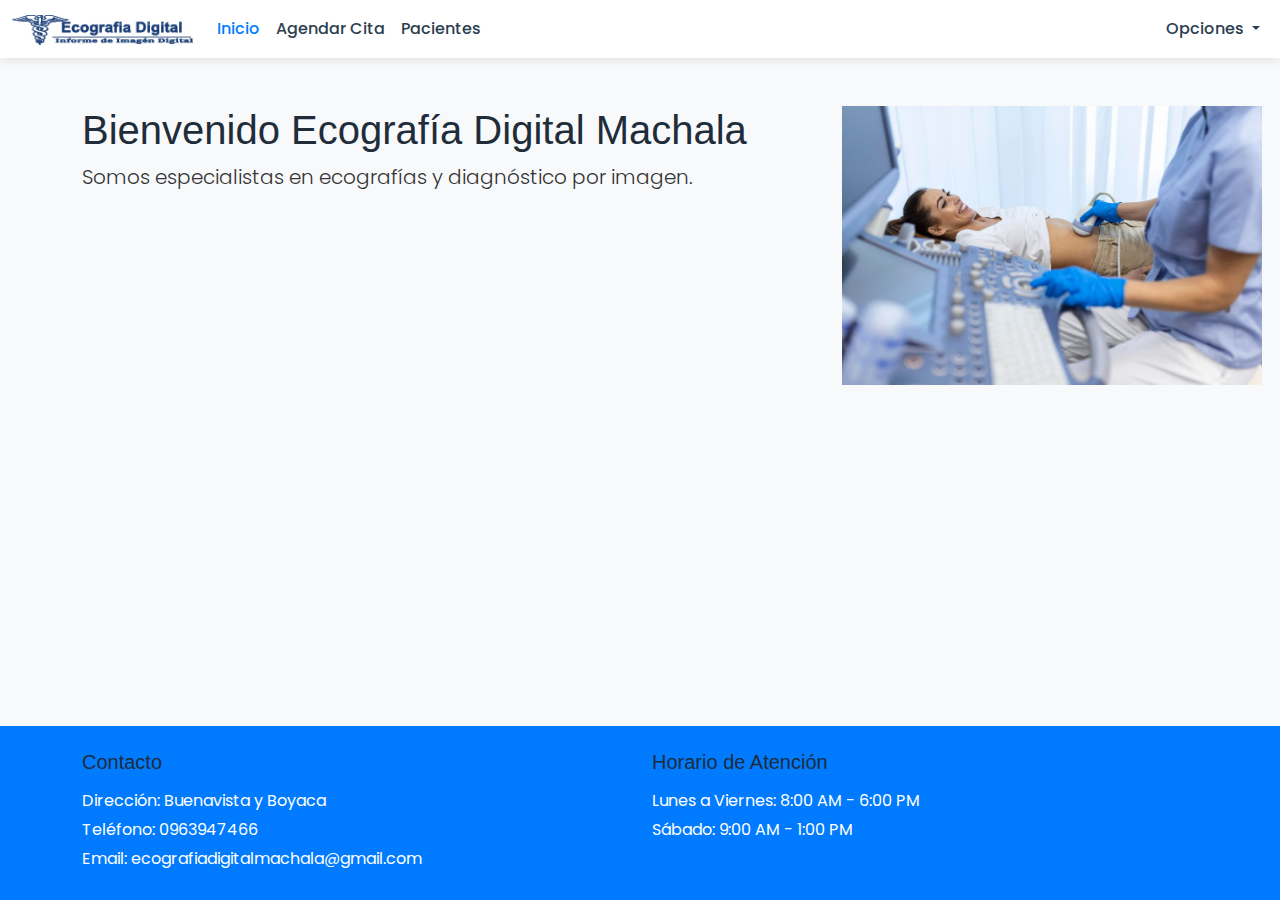
<file: index.html>
<!DOCTYPE html>
<html lang="es">
<head>
    <meta charset="UTF-8">
    <meta name="viewport" content="width=device-width, initial-scale=1.0">
    <title>Clínica de Ecografías</title>
   <!-- Bootstrap CSS -->
   <link href="https://cdn.jsdelivr.net/npm/bootstrap@5.3.0/dist/css/bootstrap.min.css" rel="stylesheet">
   <!-- CSS Personalizado -->
   <link rel="stylesheet" href="stilo.css">
   <link href="https://fonts.googleapis.com/css2?family=Poppins:wght@400;500;600;700&display=swap" rel="stylesheet">
</head>
<body>

    <!-- Navbar -->
    <nav class="navbar navbar-expand-lg navbar-dark bg-primary">
        <div class="container-fluid">
            <a class="navbar-brand" href="#">
                <img src="./img/logo.jpg" alt="Logo Ecografía Digital Machala" style="max-height: 30px;">
            </a>
            
            <button class="navbar-toggler" type="button" data-bs-toggle="collapse" data-bs-target="#navbarNav" aria-controls="navbarNav" aria-expanded="false" aria-label="Toggle navigation">
                <span class="navbar-toggler-icon"></span>
            </button>
            <div class="collapse navbar-collapse" id="navbarNav">
                <ul class="navbar-nav">
                    <li class="nav-item">
                        <a class="nav-link active" aria-current="page" href="index.html">Inicio</a>
                    </li>
                    <li class="nav-item">
                        <a class="nav-link" href="citas.html">Agendar Cita</a>
                    </li>
                    <li class="nav-item">
                        <a class="nav-link" href="pacientes.html">Pacientes</a>
                    </li>
                   
                </ul>
                 <!-- Menú desplegable de Configuración y Salir -->
            <ul class="navbar-nav ms-auto">
                <li class="nav-item dropdown">
                    <a class="nav-link dropdown-toggle" href="#" id="navbarDropdown" role="button" data-bs-toggle="dropdown" aria-expanded="false">
                  <!-- Ícono de Configuración -->Opciones
                    </a>
                    <ul class="dropdown-menu dropdown-menu-end" aria-labelledby="navbarDropdown">
                        <li><a class="dropdown-item" href="#"><i class="fas fa-cog"></i> Configuración</a></li>
                        <li><hr class="dropdown-divider"></li>
                        <li><a class="dropdown-item" href="login.html" id="btn-salir"><i class="fas fa-sign-out-alt"></i> Salir</a></li>
                    </ul>
            </div>
        </div>
    </nav>

    <!-- Main Content -->
    <div class="container mt-5">
        <div class="row">
            <div class="col-md-8">
                <h1>Bienvenido Ecografía Digital Machala</h1>
                <p class="lead">Somos especialistas en ecografías y diagnóstico por imagen.</p>
              
            </div>
            <div class="col-md-4">
                <img src="./img/about.jpg" alt="Ecografía" width="420"  >
            </div>
        </div>
    </div>

    <!-- Footer -->
    <footer class="text-white mt-auto">
        <div class="container py-4">
            <div class="row">
                <div class="col-md-6">
                    <h5>Contacto</h5>
                    <p>Dirección: Buenavista y Boyaca</p>
                    <p>Teléfono: 0963947466</p>
                    <p>Email: ecografiadigitalmachala@gmail.com</p>
                </div>
                <div class="col-md-6">
                    <h5>Horario de Atención</h5>
                    <p>Lunes a Viernes: 8:00 AM - 6:00 PM</p>
                    <p>Sábado: 9:00 AM - 1:00 PM</p>
                </div>
            </div>
        </div>
    </footer>

    <!-- Bootstrap JS -->
    <script src="https://cdn.jsdelivr.net/npm/bootstrap@5.3.0/dist/js/bootstrap.bundle.min.js"></script>
</body>
</html>
</file>
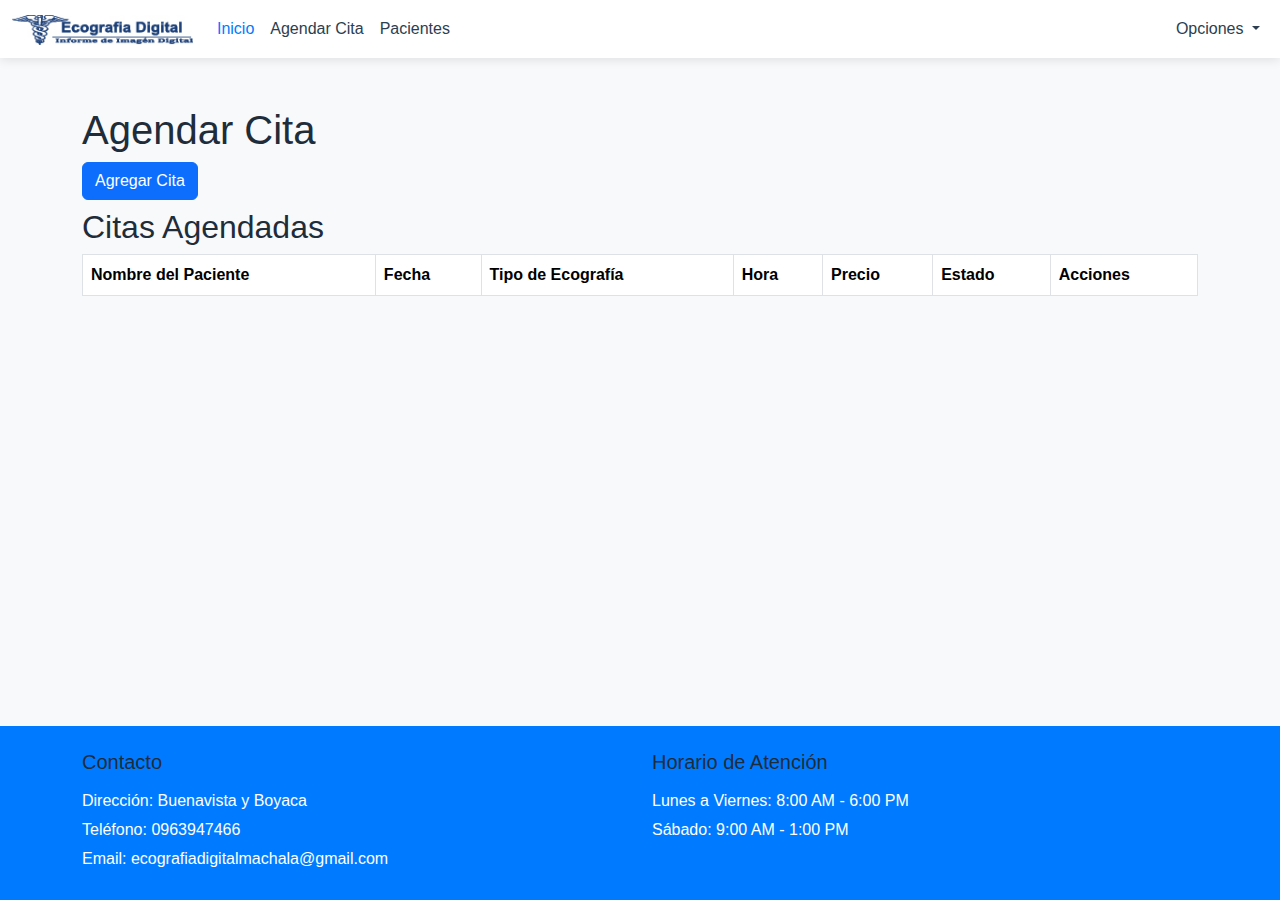
<file: citas.html>
<!DOCTYPE html>
<html lang="es">
<head>
    <meta charset="UTF-8">
    <meta name="viewport" content="width=device-width, initial-scale=1.0">
    <title>Agendar Cita - Clínica de Ecografías</title>
     <!-- Bootstrap CSS -->
     <link href="https://cdn.jsdelivr.net/npm/bootstrap@5.3.0/dist/css/bootstrap.min.css" rel="stylesheet">
     <!-- CSS Personalizado -->
     <link rel="stylesheet" href="stilo.css">
</head>
<body>

 <!-- Navbar -->
 <nav class="navbar navbar-expand-lg navbar-dark bg-primary">
    <div class="container-fluid">
        <a class="navbar-brand" href="#">
            <img src="./img/logo.jpg" alt="Logo Ecografía Digital Machala" style="max-height: 30px;">
        </a>
        
        <button class="navbar-toggler" type="button" data-bs-toggle="collapse" data-bs-target="#navbarNav" aria-controls="navbarNav" aria-expanded="false" aria-label="Toggle navigation">
            <span class="navbar-toggler-icon"></span>
        </button>
        <div class="collapse navbar-collapse" id="navbarNav">
            <ul class="navbar-nav">
                <li class="nav-item">
                    <a class="nav-link active" aria-current="page" href="index.html">Inicio</a>
                </li>
                <li class="nav-item">
                    <a class="nav-link" href="citas.html">Agendar Cita</a>
                </li>
                <li class="nav-item">
                    <a class="nav-link" href="pacientes.html">Pacientes</a>
                </li>
               
            </ul>
             <!-- Menú desplegable de Configuración y Salir -->
        <ul class="navbar-nav ms-auto">
            <li class="nav-item dropdown">
                <a class="nav-link dropdown-toggle" href="#" id="navbarDropdown" role="button" data-bs-toggle="dropdown" aria-expanded="false">
              <!-- Ícono de Configuración -->Opciones
                </a>
                <ul class="dropdown-menu dropdown-menu-end" aria-labelledby="navbarDropdown">
                    <li><a class="dropdown-item" href="#"><i class="fas fa-cog"></i> Configuración</a></li>
                    <li><hr class="dropdown-divider"></li>
                    <li><a class="dropdown-item" href="login.html" id="btn-salir"><i class="fas fa-sign-out-alt"></i> Salir</a></li>
                </ul>
        </div>
    </div>
</nav>
    <!-- Main Content -->
    <div class="container mt-5">
        <h1 class>Agendar Cita</h1>
        <button type="button" class="btn btn-primary" data-bs-toggle="modal" data-bs-target="#modalAgendarCita">
            Agregar Cita
        </button>
        <!-- Tabla de Citas Agendadas -->
        <h2 class="mt-2">Citas Agendadas</h2>
        <table class="table table-bordered">
            <thead>
                <tr>
                    <th>Nombre del Paciente</th>
                    <th>Fecha</th>
                    <th>Tipo de Ecografía</th>
                    <th>Hora</th>
                    <th>Precio</th>
                    <th>Estado</th>
                    <th>Acciones</th>
                </tr>
            </thead>
            <tbody id="tabla-citas">
                <!-- Las citas se agregarán dinámicamente aquí -->
            </tbody>
        </table>
    </div>

    <!-- Modal para Agregar/Editar Cita -->
    <div class="modal fade" id="modalAgendarCita" tabindex="-1" aria-labelledby="modalAgendarCitaLabel" aria-hidden="true">
        <div class="modal-dialog">
            <div class="modal-content">
                <div class="modal-header">
                    <h5 class="modal-title" id="modalAgendarCitaLabel">Agendar Cita</h5>
                    <button type="button" class="btn-close" data-bs-dismiss="modal" aria-label="Close"></button>
                </div>
                <div class="modal-body">
                    <form id="form-cita">
                        <div class="mb-3">
                            <label for="nombre-paciente" class="form-label">Nombre del Paciente</label>
                            <input type="text" class="form-control" id="nombre-paciente" required>
                        </div>
                        <div class="mb-3">
                            <label for="fecha-cita" class="form-label">Fecha de la Cita</label>
                            <input type="date" class="form-control" id="fecha-cita" required>
                        </div>
                        <div class="mb-3">
                            <label for="tipo-ecografia" class="form-label">Tipo de Ecografía</label>
                            <select class="form-select" id="tipo-ecografia" required>
                                <option value="">Seleccione un tipo</option>
                                <option value="ecografia-abdominal">Ecografía Abdominal</option>
                                <option value="ecografia-obstetrica">Ecografía Obstétrica</option>
                                <option value="ecografia-mamaria">Ecografía Mamaria</option>
                                <option value="ecografia-tiroidea">Ecografía Tiroidea</option>
                            </select>
                        </div>
                        <div class="mb-3">
                            <label for="hora-cita" class="form-label">Hora de la Cita</label>
                            <input type="time" class="form-control" id="hora-cita" required>
                        </div>
                        <div class="mb-3">
                            <label for="precio" class="form-label">Precio</label>
                            <input type="number" class="form-control" id="precio" step="0.01" required>
                        </div>
                        <div class="mb-3">
                            <label for="estado-paciente" class="form-label">Estado del Paciente</label>
                            <select class="form-select" id="estado-paciente" required>
                                <option value="">Seleccione un estado</option>
                                <option value="pendiente">Pendiente</option>
                                <option value="atendido">Atendido</option>
                            </select>
                        </div>
                    </form>
                </div>
                <div class="modal-footer">
                    <button type="button" class="btn btn-secondary" data-bs-dismiss="modal">Cerrar</button>
                    <button type="button" class="btn btn-primary" id="btn-guardar-cita">Guardar Cita</button>
                </div>
            </div>
        </div>
    </div>
 <!-- Footer -->
 <footer class="text-white mt-auto">
    <div class="container py-4">
        <div class="row">
            <div class="col-md-6">
                <h5>Contacto</h5>
                <p>Dirección: Buenavista y Boyaca</p>
                <p>Teléfono: 0963947466</p>
                <p>Email: ecografiadigitalmachala@gmail.com</p>
            </div>
            <div class="col-md-6">
                <h5>Horario de Atención</h5>
                <p>Lunes a Viernes: 8:00 AM - 6:00 PM</p>
                <p>Sábado: 9:00 AM - 1:00 PM</p>
            </div>
        </div>
    </div>
</footer>

    <!-- Bootstrap JS -->
    <script src="https://cdn.jsdelivr.net/npm/bootstrap@5.3.0/dist/js/bootstrap.bundle.min.js"></script>
    <!-- Script para manejar la lógica de agendar citas -->
    <script src="programa.js"></script>
      
    </script>
</body>
</html>
</file>
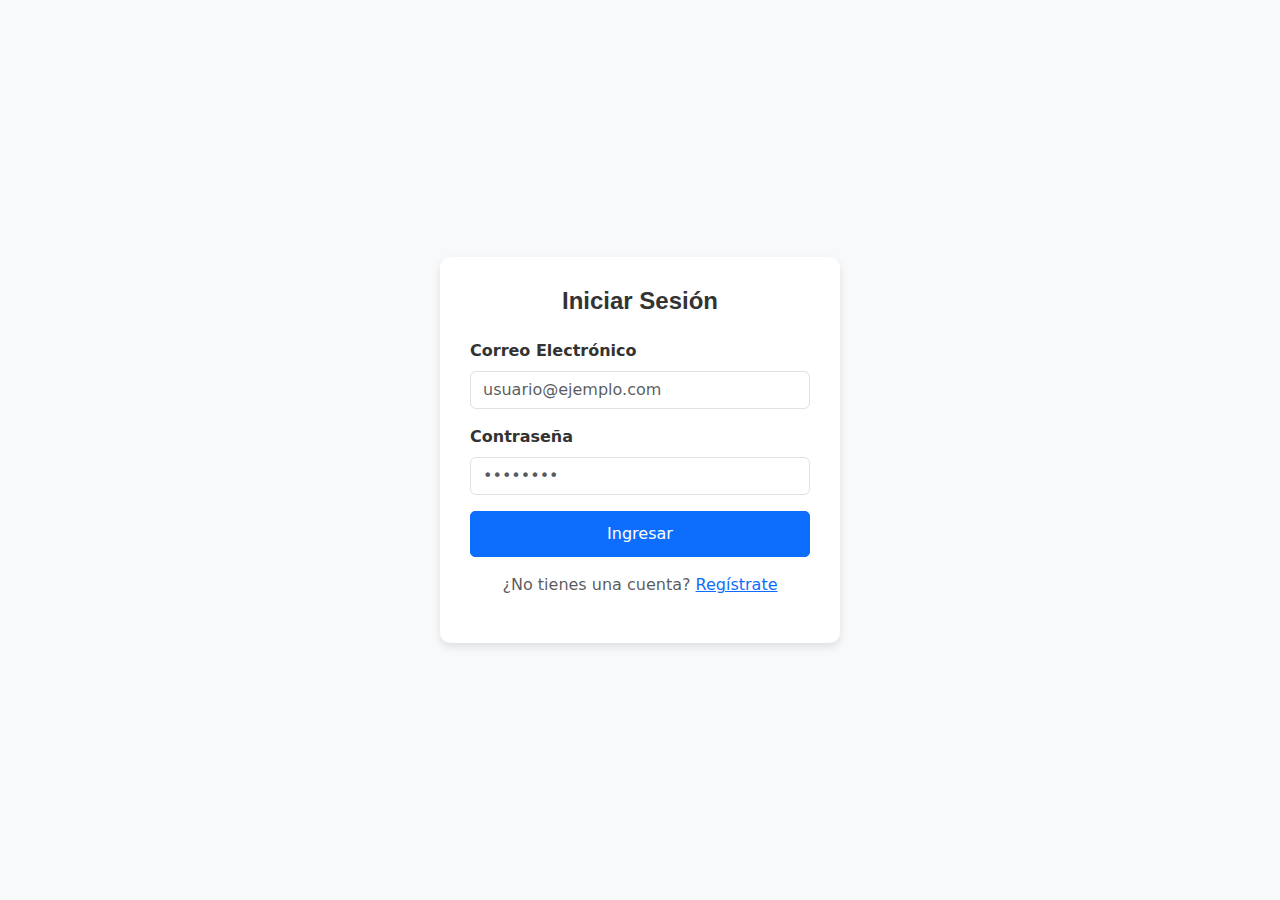
<file: Login.html>
<!DOCTYPE html>
<html lang="es">
<head>
    <meta charset="UTF-8">
    <meta name="viewport" content="width=device-width, initial-scale=1.0">
    <title>Login</title>
    <!-- Referencia al archivo CSS externo -->
    <link rel="stylesheet" href="stilo.css">
    <!-- Fuente de Google -->
     <!-- Bootstrap CSS -->
<link href="https://cdn.jsdelivr.net/npm/bootstrap@5.3.2/dist/css/bootstrap.min.css" rel="stylesheet">

    <link href="https://fonts.googleapis.com/css2?family=Poppins:wght@400;500&display=swap" rel="stylesheet">
</head>
<body>
    <div class="login-wrapper">
        <div class="login-container">
            <h1 class="text-center mb-4">Iniciar Sesión</h1>
            <form>
                <div class="mb-3">
                    <label for="email" class="form-label">Correo Electrónico</label>
                    <input type="email" id="email" class="form-control" placeholder="usuario@ejemplo.com" required>
                </div>
                <div class="mb-3">
                    <label for="password" class="form-label">Contraseña</label>
                    <input type="password" id="password" class="form-control" placeholder="••••••••" required>
                </div>
                <button type="button" class="btn btn-primary w-100" onclick="location.href='index.html';">Ingresar</button>

                <p class="text-center mt-3 text-muted">
                    ¿No tienes una cuenta? <a href="#">Regístrate</a>
                </p>
            </form>
        </div>
    </div>
</body>
</html>
</file>
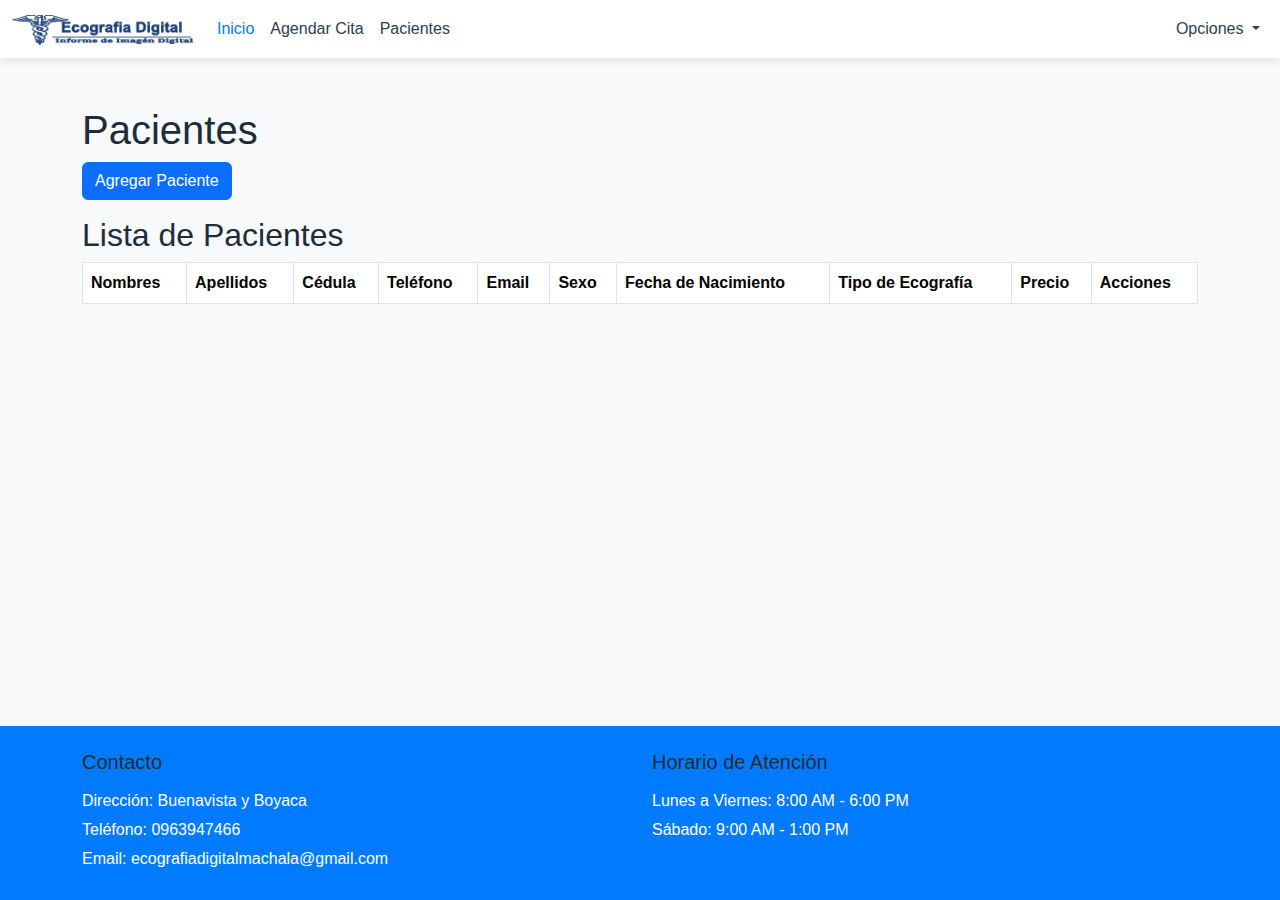
<file: pacientes.html>
<!DOCTYPE html>
<html lang="es">
<head>
    <meta charset="UTF-8">
    <meta name="viewport" content="width=device-width, initial-scale=1.0">
    <title>Pacientes - Clínica de Ecografías</title>
     <!-- Bootstrap CSS -->
     <link href="https://cdn.jsdelivr.net/npm/bootstrap@5.3.0/dist/css/bootstrap.min.css" rel="stylesheet">
     <!-- CSS Personalizado -->
     <link rel="stylesheet" href="stilo.css">
</head>
<body>

  <!-- Navbar -->
  <nav class="navbar navbar-expand-lg navbar-dark bg-primary">
    <div class="container-fluid">
        <a class="navbar-brand" href="#">
            <img src="./img/logo.jpg" alt="Logo Ecografía Digital Machala" style="max-height: 30px;">
        </a>
        
        <button class="navbar-toggler" type="button" data-bs-toggle="collapse" data-bs-target="#navbarNav" aria-controls="navbarNav" aria-expanded="false" aria-label="Toggle navigation">
            <span class="navbar-toggler-icon"></span>
        </button>
        <div class="collapse navbar-collapse" id="navbarNav">
            <ul class="navbar-nav">
                <li class="nav-item">
                    <a class="nav-link active" aria-current="page" href="index.html">Inicio</a>
                </li>
                <li class="nav-item">
                    <a class="nav-link" href="citas.html">Agendar Cita</a>
                </li>
                <li class="nav-item">
                    <a class="nav-link" href="pacientes.html">Pacientes</a>
                </li>
               
            </ul>
             <!-- Menú desplegable de Configuración y Salir -->
        <ul class="navbar-nav ms-auto">
            <li class="nav-item dropdown">
                <a class="nav-link dropdown-toggle" href="#" id="navbarDropdown" role="button" data-bs-toggle="dropdown" aria-expanded="false">
              <!-- Ícono de Configuración -->Opciones
                </a>
                <ul class="dropdown-menu dropdown-menu-end" aria-labelledby="navbarDropdown">
                    <li><a class="dropdown-item" href="#"><i class="fas fa-cog"></i> Configuración</a></li>
                    <li><hr class="dropdown-divider"></li>
                    <li><a class="dropdown-item" href="login.html" id="btn-salir"><i class="fas fa-sign-out-alt"></i> Salir</a></li>
                </ul>
        </div>
    </div>
</nav>

    <!-- Main Content -->
    <div class="container mt-5">
        <h1 class="mb-2">Pacientes</h1>
        <button type="button" class="btn btn-primary mb-3" data-bs-toggle="modal" data-bs-target="#modalPaciente">
            Agregar Paciente
        </button>

        <!-- Tabla de Pacientes -->
        <h2 class="">Lista de Pacientes</h2>
        <table class="table table-bordered">
            <thead>
                <tr>
                    <th>Nombres</th>
                    <th>Apellidos</th>
                    <th>Cédula</th>
                    <th>Teléfono</th>
                    <th>Email</th>
                    <th>Sexo</th>
                    <th>Fecha de Nacimiento</th>
                    <th>Tipo de Ecografía</th>
                    <th>Precio</th>
                    <th>Acciones</th>
                </tr>
            </thead>
            <tbody id="tabla-pacientes">
                <!-- Los pacientes se agregarán dinámicamente aquí -->
            </tbody>
        </table>
    </div>

    <!-- Modal para Agregar/Editar Paciente -->
    <div class="modal fade" id="modalPaciente" tabindex="-1" aria-labelledby="modalPacienteLabel" aria-hidden="true">
        <div class="modal-dialog">
            <div class="modal-content">
                <div class="modal-header">
                    <h5 class="modal-title" id="modalPacienteLabel">Agregar Paciente</h5>
                    <button type="button" class="btn-close" data-bs-dismiss="modal" aria-label="Close"></button>
                </div>
                <div class="modal-body">
                    <form id="form-paciente">
                        <div class="mb-3">
                            <label for="nombres" class="form-label">Nombres</label>
                            <input type="text" class="form-control" id="nombres" required>
                        </div>
                        <div class="mb-3">
                            <label for="apellidos" class="form-label">Apellidos</label>
                            <input type="text" class="form-control" id="apellidos" required>
                        </div>
                        <div class="mb-3">
                            <label for="cedula" class="form-label">Cédula</label>
                            <input type="text" class="form-control" id="cedula" required>
                            <small class="text-danger" id="cedula-error" style="display: none;">Cédula inválida</small>
                        </div>
                        <div class="mb-3">
                            <label for="telefono" class="form-label">Teléfono</label>
                            <input type="tel" class="form-control" id="telefono" required>
                        </div>
                        <div class="mb-3">
                            <label for="email" class="form-label">Email</label>
                            <input type="email" class="form-control" id="email" required>
                        </div>
                        <div class="mb-3">
                            <label for="sexo" class="form-label">Sexo</label>
                            <select class="form-select" id="sexo" required>
                                <option value="">Seleccione</option>
                                <option value="masculino">Masculino</option>
                                <option value="femenino">Femenino</option>
                                <option value="otro">Otro</option>
                            </select>
                        </div>
                        <div class="mb-3">
                            <label for="fecha-nacimiento" class="form-label">Fecha de Nacimiento</label>
                            <input type="date" class="form-control" id="fecha-nacimiento" required>
                        </div>
                        <div class="mb-3">
                            <label for="tipo-ecografia" class="form-label">Tipo de Ecografía</label>
                            <select class="form-select" id="tipo-ecografia" required>
                                <option value="">Seleccione un tipo</option>
                                <option value="ecografia-abdominal">Ecografía Abdominal</option>
                                <option value="ecografia-obstetrica">Ecografía Obstétrica</option>
                                <option value="ecografia-mamaria">Ecografía Mamaria</option>
                                <option value="ecografia-tiroidea">Ecografía Tiroidea</option>
                            </select>
                        </div>
                        <div class="mb-3">
                            <label for="precio" class="form-label">Precio</label>
                            <input type="number" class="form-control" id="precio" step="0.01" required>
                        </div>
                    </form>
                </div>
                <div class="modal-footer">
                    <button type="button" class="btn btn-secondary" data-bs-dismiss="modal">Cerrar</button>
                    <button type="button" class="btn btn-primary" id="btn-guardar-paciente">Guardar Paciente</button>
                </div>
            </div>
        </div>
    </div>

  <!-- Footer -->
  <footer class="text-white mt-auto">
    <div class="container py-4">
        <div class="row">
            <div class="col-md-6">
                <h5>Contacto</h5>
                <p>Dirección: Buenavista y Boyaca</p>
                <p>Teléfono: 0963947466</p>
                <p>Email: ecografiadigitalmachala@gmail.com</p>
            </div>
            <div class="col-md-6">
                <h5>Horario de Atención</h5>
                <p>Lunes a Viernes: 8:00 AM - 6:00 PM</p>
                <p>Sábado: 9:00 AM - 1:00 PM</p>
            </div>
        </div>
    </div>
</footer>
    <!-- Bootstrap JS -->
    <script src="https://cdn.jsdelivr.net/npm/bootstrap@5.3.0/dist/js/bootstrap.bundle.min.js"></script>
    <!-- Script para manejar la lógica de pacientes -->
    <script>
        // Array para almacenar los pacientes
        let pacientes = [];
        let pacienteEditando = null; // Variable para almacenar el paciente que se está editando

        // Función para validar la cédula ecuatoriana
        function validarCedula(cedula) {
            if (cedula.length !== 10 || isNaN(cedula)) {
                return false;
            }
            const coeficientes = [2, 1, 2, 1, 2, 1, 2, 1, 2];
            let suma = 0;
            for (let i = 0; i < 9; i++) {
                let valor = parseInt(cedula[i]) * coeficientes[i];
                if (valor >= 10) {
                    valor = valor - 9;
                }
                suma += valor;
            }
            const digitoVerificador = parseInt(cedula[9]);
            const resultado = (suma % 10 === 0) ? 0 : 10 - (suma % 10);
            return resultado === digitoVerificador;
        }

        // Función para abrir el modal y limpiar el formulario
        function abrirModalPaciente(editar = false, paciente = null) {
            if (editar && paciente) {
                // Llenar el formulario con los datos del paciente seleccionado
                document.getElementById('nombres').value = paciente.nombres;
                document.getElementById('apellidos').value = paciente.apellidos;
                document.getElementById('cedula').value = paciente.cedula;
                document.getElementById('telefono').value = paciente.telefono;
                document.getElementById('email').value = paciente.email;
                document.getElementById('sexo').value = paciente.sexo;
                document.getElementById('fecha-nacimiento').value = paciente.fechaNacimiento;
                document.getElementById('tipo-ecografia').value = paciente.tipoEcografia;
                document.getElementById('precio').value = paciente.precio;
                pacienteEditando = paciente; // Guardar el paciente que se está editando
            } else {
                // Limpiar el formulario
                document.getElementById('form-paciente').reset();
                pacienteEditando = null; // Reiniciar la variable de edición
            }

            // Abrir el modal
            const modal = new bootstrap.Modal(document.getElementById('modalPaciente'));
            modal.show();
        }

        // Función para guardar o actualizar un paciente
        document.getElementById('btn-guardar-paciente').addEventListener('click', function () {
            // Obtener los valores del formulario
            const nombres = document.getElementById('nombres').value;
            const apellidos = document.getElementById('apellidos').value;
            const cedula = document.getElementById('cedula').value;
            const telefono = document.getElementById('telefono').value;
            const email = document.getElementById('email').value;
            const sexo = document.getElementById('sexo').value;
            const fechaNacimiento = document.getElementById('fecha-nacimiento').value;
            const tipoEcografia = document.getElementById('tipo-ecografia').value;
            const precio = document.getElementById('precio').value;

            // Validar la cédula
            if (!validarCedula(cedula)) {
                document.getElementById('cedula-error').style.display = 'block';
                return;
            } else {
                document.getElementById('cedula-error').style.display = 'none';
            }

            // Crear un objeto con los datos del paciente
            const paciente = {
                nombres,
                apellidos,
                cedula,
                telefono,
                email,
                sexo,
                fechaNacimiento,
                tipoEcografia,
                precio
            };

            if (pacienteEditando) {
                // Si se está editando, reemplazar el paciente existente
                const index = pacientes.indexOf(pacienteEditando);
                pacientes[index] = paciente;
            } else {
                // Si no, agregar el paciente al array
                pacientes.push(paciente);
            }

            // Limpiar el formulario y cerrar el modal
            document.getElementById('form-paciente').reset();
            const modal = bootstrap.Modal.getInstance(document.getElementById('modalPaciente'));
            modal.hide();

            // Actualizar la tabla de pacientes
            actualizarTablaPacientes();
        });

        // Función para actualizar la tabla de pacientes
        function actualizarTablaPacientes() {
            const tablaPacientes = document.getElementById('tabla-pacientes');
            tablaPacientes.innerHTML = ''; // Limpiar la tabla

            // Recorrer el array de pacientes y agregar cada paciente a la tabla
            pacientes.forEach((paciente, index) => {
                const fila = document.createElement('tr');
                fila.innerHTML = `
                    <td>${paciente.nombres}</td>
                    <td>${paciente.apellidos}</td>
                    <td>${paciente.cedula}</td>
                    <td>${paciente.telefono}</td>
                    <td>${paciente.email}</td>
                    <td>${paciente.sexo}</td>
                    <td>${paciente.fechaNacimiento}</td>
                    <td>${paciente.tipoEcografia}</td>
                    <td>$${paciente.precio}</td>
                    <td>
                        <button class="btn btn-warning btn-sm" onclick="abrirModalPaciente(true, pacientes[${index}])">Editar</button>
                        <button class="btn btn-danger btn-sm" onclick="borrarPaciente(${index})">Borrar</button>
                    </td>
                `;
                tablaPacientes.appendChild(fila);
            });
        }

        // Función para borrar un paciente
        function borrarPaciente(index) {
            pacientes.splice(index, 1);
            actualizarTablaPacientes();
        }
    </script>
</body>
</html>
</file>
<file: stilo.css>
/* Estilos generales */
body {
    font-family:   'Poppins', sans-serif;
    background-color: #f8f9fa;
    display: flex;
    flex-direction: column;
    min-height: 100vh; 
}



/* Navbar */
.navbar {
    background-color: #ffffff !important;
    box-shadow: 0 2px 10px rgba(0, 0, 0, 0.1);
}

.navbar-brand img {
    max-height: 50px;
}

.nav-link {
    font-weight: 500;
    color: #2c3e50 !important;
}

.nav-link.active {
    color: #007bff !important;
}

/* Hero Section */
.hero-section {
    padding: 100px 0;
    background-color: #e9f2f9;
}

.hero-section h1 {
    font-size: 3rem;
    color: #2c3e50;
}

.hero-section p {
    font-size: 1.25rem;
    color: #555;
}

.hero-section .btn-primary {
    background-color: #007bff;
    border: none;
    padding: 10px 30px;
    font-size: 1.1rem;
}

.hero-section .btn-primary:hover {
    background-color: #0056b3;
}

/* Servicios Section */
.servicios-section {
    background-color: #ffffff;
}

.servicios-section h2 {
    font-size: 2.5rem;
    margin-bottom: 40px;
}

.card {
    border: none;
    transition: transform 0.3s ease;
}

.card:hover {
    transform: translateY(-10px);
}

.card-img-top {
    border-radius: 10px 10px 0 0;
}

.card-body {
    padding: 20px;
}

.card-title {
    font-size: 1.5rem;
    color: #2c3e50;
}

.card-text {
    color: #666;
}

/* Footer */
footer {
    background-color: #007bff;
    color: #ffffff;
}

footer h5 {
    font-size: 1.25rem;
    margin-bottom: 15px;
}

footer p {
    margin-bottom: 5px;
}

footer i {
    margin-right: 10px;
    color: #007bff;
}/* Estilos generales */
body {
    font-family:   'Poppins', sans-serif;
    color: #000000;
    background-color: #f8f9fa;
}

h1, h2, h3, h4, h5, h6 {
    font-family:   'Poppins', sans-serif;
    color: #2c3e50;
}

/* Navbar */
.navbar {
    background-color: #ffffff !important;
    box-shadow: 0 2px 10px rgba(0, 0, 0, 0.1);
}

.navbar-brand img {
    max-height: 50px;
}

.nav-link {
    font-weight: 500;
    color: #2c3e50 !important;
}

.nav-link.active {
    color: #007bff !important;
}

/* Hero Section */
.hero-section {
    padding: 100px 0;
    background-color: #e9f2f9;
}

.hero-section h1 {
    font-size: 3rem;
    color: #2c3e50;
}

.hero-section p {
    font-size: 1.25rem;
    color: #555;
}

.hero-section .btn-primary {
    background-color: #007bff;
    border: none;
    padding: 10px 30px;
    font-size: 1.1rem;
}

.hero-section .btn-primary:hover {
    background-color: #0056b3;
}

/* Servicios Section */
.servicios-section {
    background-color: #ffffff;
}

.servicios-section h2 {
    font-size: 2.5rem;
    margin-bottom: 40px;
}

.card {
    border: none;
    transition: transform 0.3s ease;
}

.card:hover {
    transform: translateY(-10px);
}

.card-img-top {
    border-radius: 10px 10px 0 0;
}

.card-body {
    padding: 20px;
}

.card-title {
    font-size: 1.5rem;
    color: #2c3e50;
}

.card-text {
    color: #666;
}

/* Footer */
footer {
    background-color: #2c3e50;
    color: #ffffff;
}

footer h5 {
    font-size: 1.25rem;
    margin-bottom: 15px;
}

footer p {
    margin-bottom: 5px;
}

footer i {
    margin-right: 10px;
    color: #007bff;
}/* Estilos generales */
body {
    font-family:   'Poppins', sans-serif;
    color: #333;
    background-color: #f8f9fa;
}

h1, h2, h3, h4, h5, h6 {
    font-family:   'Helvetica', sans-serif;
    color: #1f2c3a;
}

/* Navbar */
.navbar {
    background-color: #ffffff !important;
    box-shadow: 0 2px 10px rgba(0, 0, 0, 0.1);
}

.navbar-brand img {
    max-height: 50px;
}

.nav-link {
    font-weight: 500;
    color: #2c3e50 !important;
}

.nav-link.active {
    color: #007bff !important;
}

/* Hero Section */
.hero-section {
    padding: 100px 0;
    background-color: #e9f2f9;
}

.hero-section h1 {
    font-size: 3rem;
    color: #2c3e50;
}

.hero-section p {
    font-size: 1.25rem;
    color: #555;
}

.hero-section .btn-primary {
    background-color: #007bff;
    border: none;
    padding: 10px 30px;
    font-size: 1.1rem;
}

.hero-section .btn-primary:hover {
    background-color: #0056b3;
}

/* Servicios Section */
.servicios-section {
    background-color: #ffffff;
}

.servicios-section h2 {
    font-size: 2.5rem;
    margin-bottom: 40px;
}

.card {
    border: none;
    transition: transform 0.3s ease;
}

.card:hover {
    transform: translateY(-10px);
}

.card-img-top {
    border-radius: 10px 10px 0 0;
}

.card-body {
    padding: 20px;
}

.card-title {
    font-size: 1.5rem;
    color: #2c3e50;
}

.card-text {
    color: #666;
}

/* Footer */
footer {
    background-color: #007bff;
    color: #ffffff;
}

footer h5 {
    font-size: 1.25rem;
    margin-bottom: 15px;
}

footer p {
    margin-bottom: 5px;
}

footer i {
    margin-right: 10px;
    color: #007bff;
}




.login-wrapper {
    display: flex;
    justify-content: center;
    align-items: center;
    height: 100vh;
    background-color: #f8f9fa;
  }
  
  .login-container {
    background-color: #ffffff;
    padding: 30px;
    border-radius: 10px;
    box-shadow: 0 4px 8px rgba(0, 0, 0, 0.1);
    width: 100%;
    max-width: 400px;
  }
  
  .login-container h1 {
    font-size: 1.5rem;
    font-weight: bold;
    color: #333;
    margin-bottom: 20px;
  }
  
  .login-container .form-label {
    font-weight: bold;
    color: #333;
  }
  
  .login-container .btn-primary {
    width: 100%;
    padding: 10px;
    font-size: 1rem;
    border-radius: 5px;
  }
  .login-container .form-label {
    font-weight: bold;
    color: #333;
  }
  
  .login-container .btn-primary {
    width: 100%;
    padding: 10px;
    font-size: 1rem;
    border-radius: 5px;
  }
</file>
